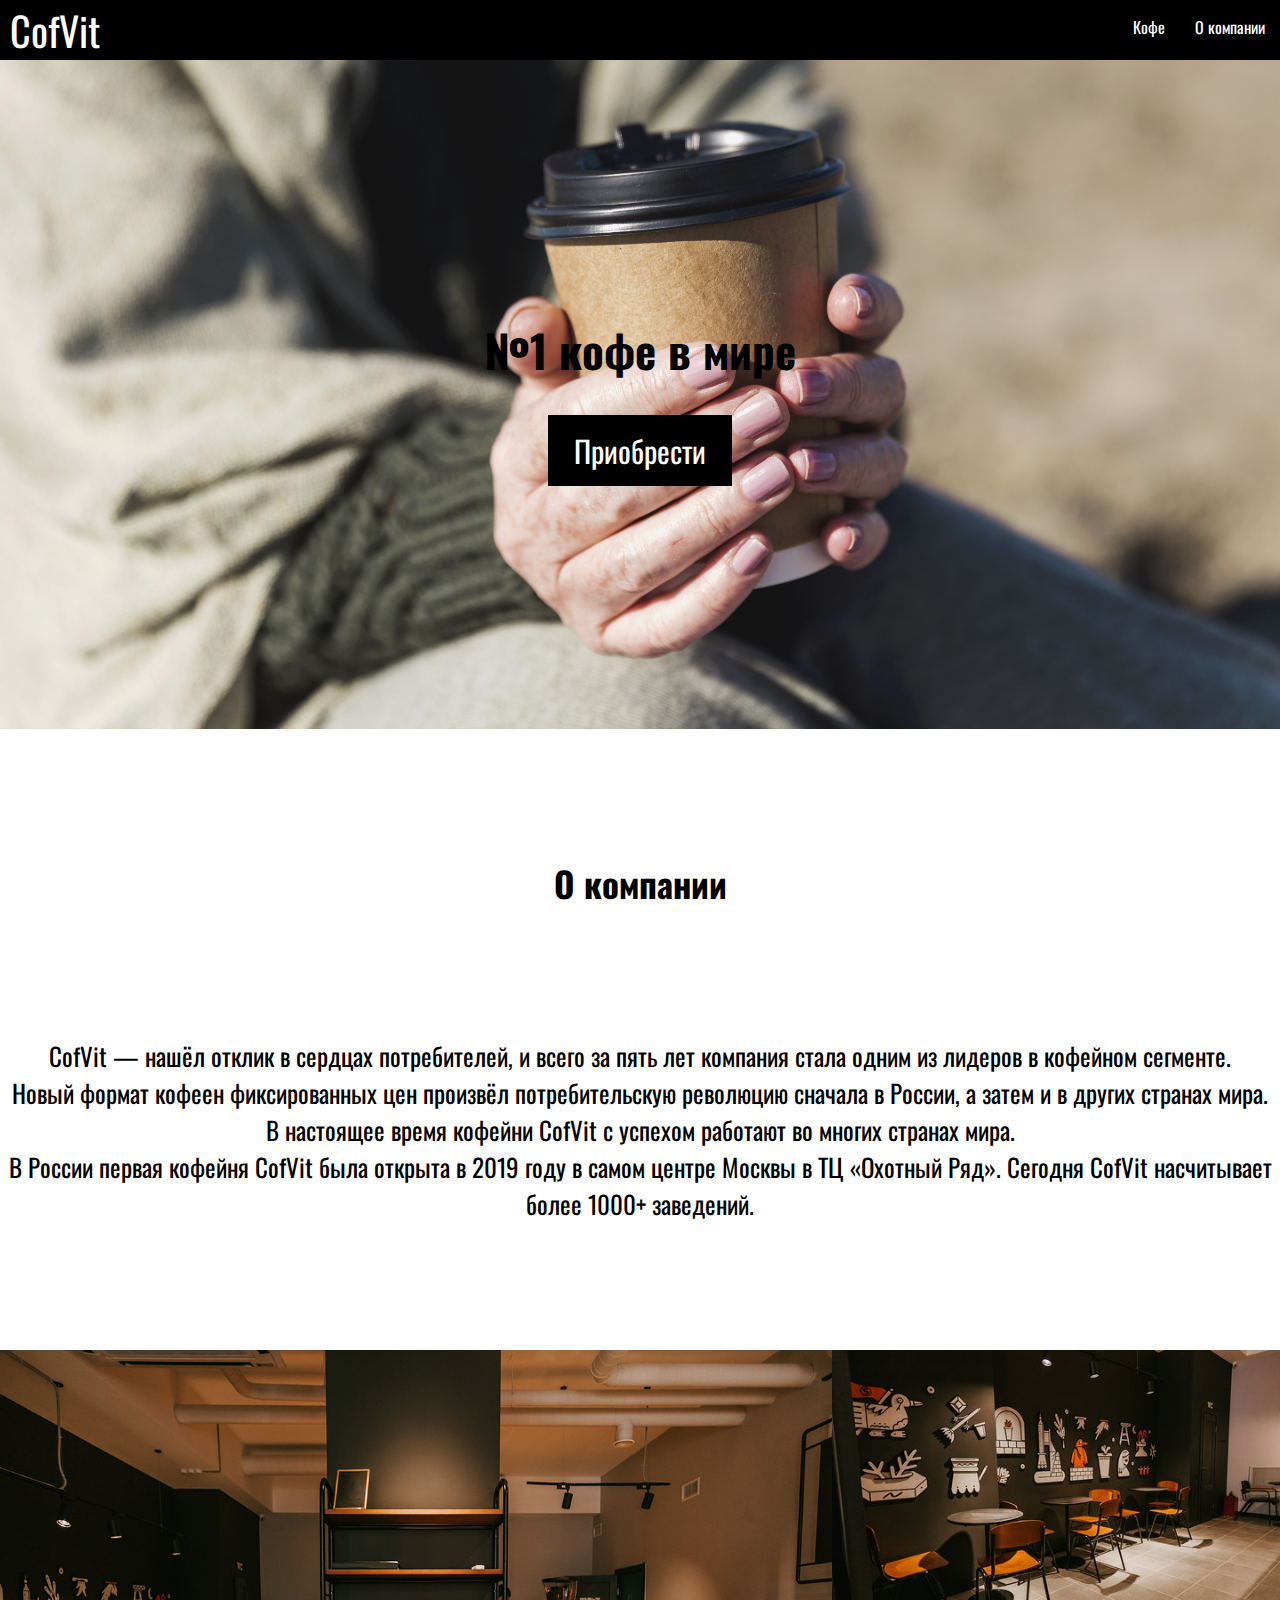
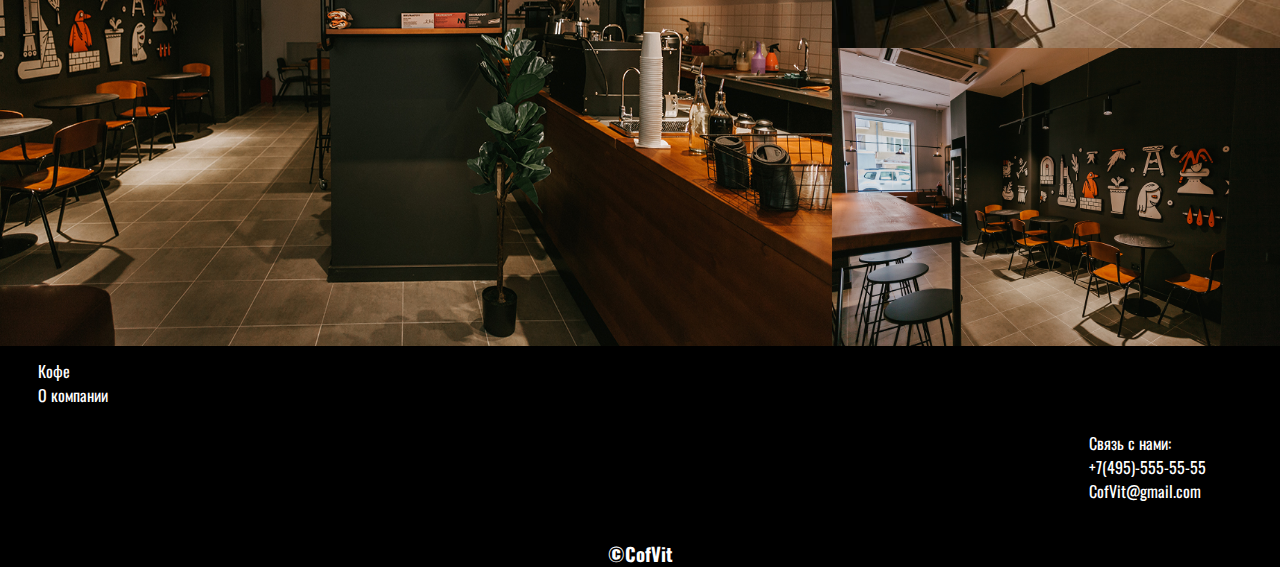
<file: index.html>
<!DOCTYPE html>
<html lang="en">
<head>
    <meta charset="UTF-8">
    <meta name="viewport" content="width=device-width, initial-scale=1.0">
    <title>CofVit</title>
    <link rel="stylesheet" href="style.css">
    <link rel="shortcut icon" href="log.PNG" type="image/x-icon">
</head>
<body>
    
 <header class="header">
        <a href="#" class="logo">CofVit</a>
        <input class="side-menu" type="checkbox" id="side-menu"/>
        <label class="hamb" for="side-menu"><span class="hamb-line"><h1 style="font-size: 20px; margin: 50% 0;">X</h1></span></label>
        <nav class="nav">
            <ul class="menu">
                <li><a href="index2.html">Кофе</a></li>
                <li><a href="#ok">О компании</a> </li>
                
            </ul>
        </nav>
    </header>
    <main>
        <div class="osn">
        <div class="inf">
            <h2 >№1 кофе в мире</h2><br>
            <a href="index2.html" class="a">Приобрести</a>
            </div>
        </div>

        <p id="ok"></p>
        <h1 style="text-align:center; margin: 10%; font-size: 35px;">О компании</h1>
        <div style="text-align: center; font-size: 25px;"><p> CofVit — нашёл отклик в сердцах потребителей, и всего за пять лет компания стала одним из лидеров в кофейном сегменте.<br> Новый формат кофеен фиксированных цен произвёл потребительскую революцию сначала в России, а затем и в других странах мира.<br> В настоящее время кофейни CofVit с успехом работают во многих странах мира. <br>
        В России первая кофейня CofVit была открыта в 2019 году в самом центре Москвы в ТЦ «Охотный Ряд». Сегодня CofVit насчитывает более 1000+ заведений.
    </p>
</div>

<div class="foto">
    <img src="coffeehouse.jpg" alt="" width="65%">
    <div class="foto1">
    <img src="coffeehouse1.jpg" alt="" style="background-size:cover ;" width="100%">
    <img src="coffeehouse2.jpg" alt="" style="background-size:cover ;" width="100%">
    </div>
</div>    
</main>

<footer>
            <ul style="padding: 1% 3%;">
                        <li><a href="index2.html" style="text-decoration: none; color: white;">Кофе</a></li>
                        <li><a href="#ok" style="text-decoration: none; color: white;">О компании</a> </li>
                        
                    <ul style="float: right; color: white; padding: 2% 3%;">
                        <li style="list-style-type: none;">Связь с нами:</li>
                        <li style="list-style-type: none;">+7(495)-555-55-55</li>
                        <li style="list-style-type: none;">CofVit@gmail.com</li>
                    </ul> 
            </ul>

<h3 style="color: white; width:100%; text-align: center; ">©CofVit</h3>
</footer>

</body>
</html>
</file>
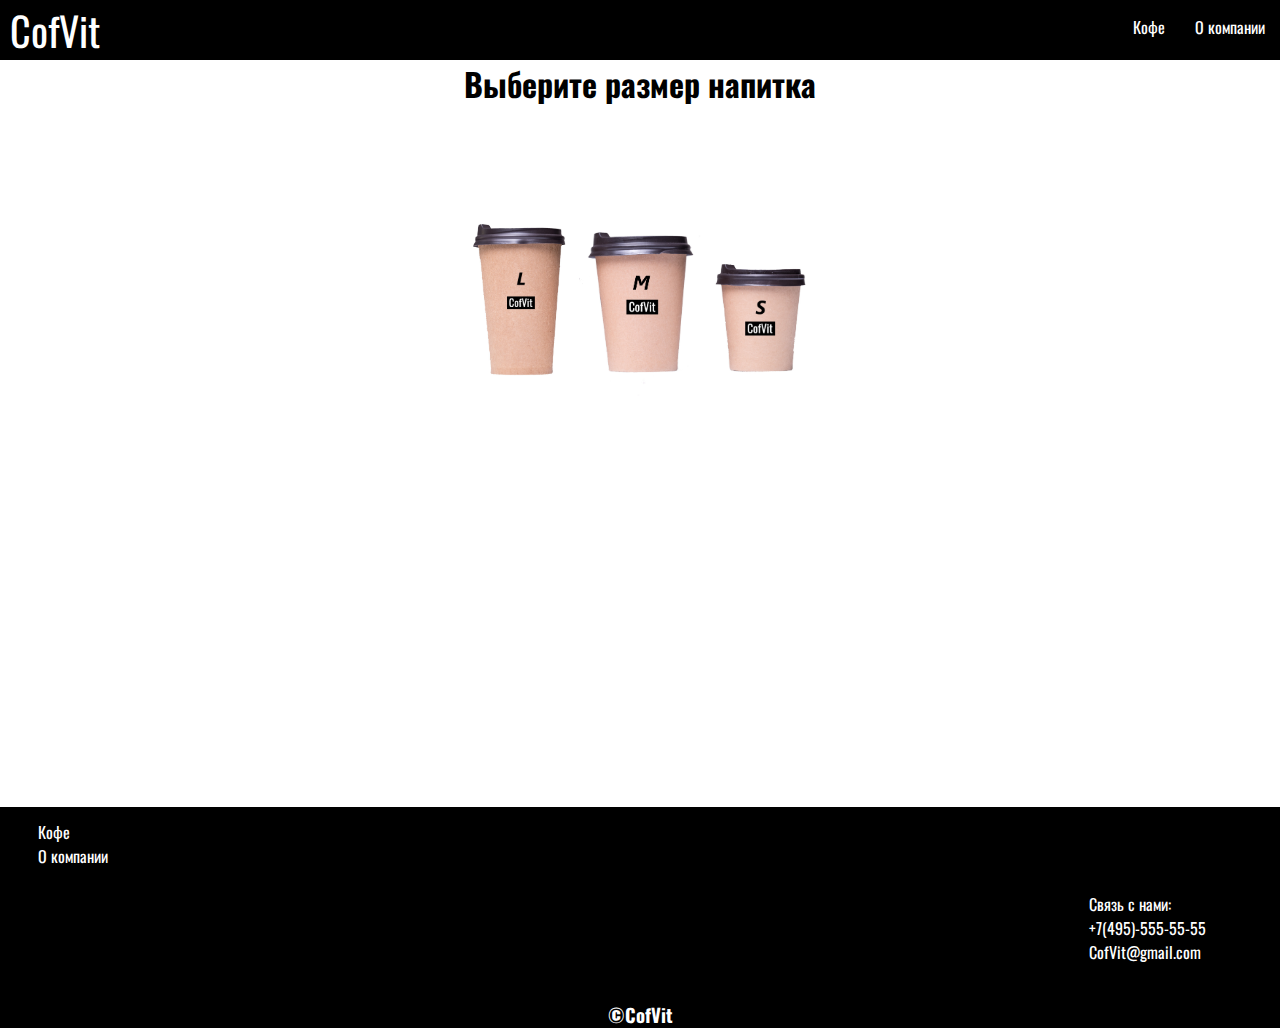
<file: index2.html>
<!DOCTYPE html>
<html lang="en">
<head>
    <meta charset="UTF-8">
    <meta name="viewport" content="width=device-width, initial-scale=1.0">
    <title>CofVit</title>
    <link rel="stylesheet" href="style.css">
    <link rel="shortcut icon" href="log.PNG" type="image/x-icon">
    <style>
  
  .asml{
    transition: all 0.2s;
    
   
}
.asml:hover{
    transition: all 0.5s;
    border: 5px solid black;
    border-width: 0 0 5px 0;
}
    </style>
</head>
<body>
    
 <header class="header">
        <a href="index.html" class="logo">CofVit</a>
        <input class="side-menu" type="checkbox" id="side-menu"/>
        <label class="hamb" for="side-menu"><span class="hamb-line"><h1 style="font-size: 20px; margin: 50% 0;">X</h1></span></label>
        <nav class="nav">
            <ul class="menu">
                <li><a href="index2.html">Кофе</a></li>
                <li><a href="#ok">О компании</a> </li>
                
            </ul>
        </nav>
    </header>
<h1 style="text-align:center">Выберите размер напитка</h1>
  <main style="width: 100%; margin: 0 ; height: 700px; padding:0; display:flex;">
   <div style="margin: 0 auto; padding: 8% 0;">
      <a href="index3.html" class="asml"><img src="L.jpg" alt="" style="height: 190px; ">  </a>
      <a href="index4.html" class="asml"><img src="M.jpg" alt="" style="height: 190px;"> </a>
      <a href="index5.html" class="asml"><img src="S.jpg" alt="" style="height: 190px;"> </a>
      </div>
     


</main>

<footer>
            <ul style="padding: 1% 3%;">
                        <li><a href="index2.html" style="text-decoration: none; color: white;">Кофе</a></li>
                        <li><a href="#ok" style="text-decoration: none; color: white;">О компании</a> </li>
                        
                    <ul style="float: right; color: white; padding: 2% 3%;">
                        <li style="list-style-type: none;">Связь с нами:</li>
                        <li style="list-style-type: none;">+7(495)-555-55-55</li>
                        <li style="list-style-type: none;">CofVit@gmail.com</li>
                    </ul> 
            </ul>

<h3 style="color: white; width:100%; text-align: center; ">©CofVit</h3>
</footer>

</body>
</html>
</file>
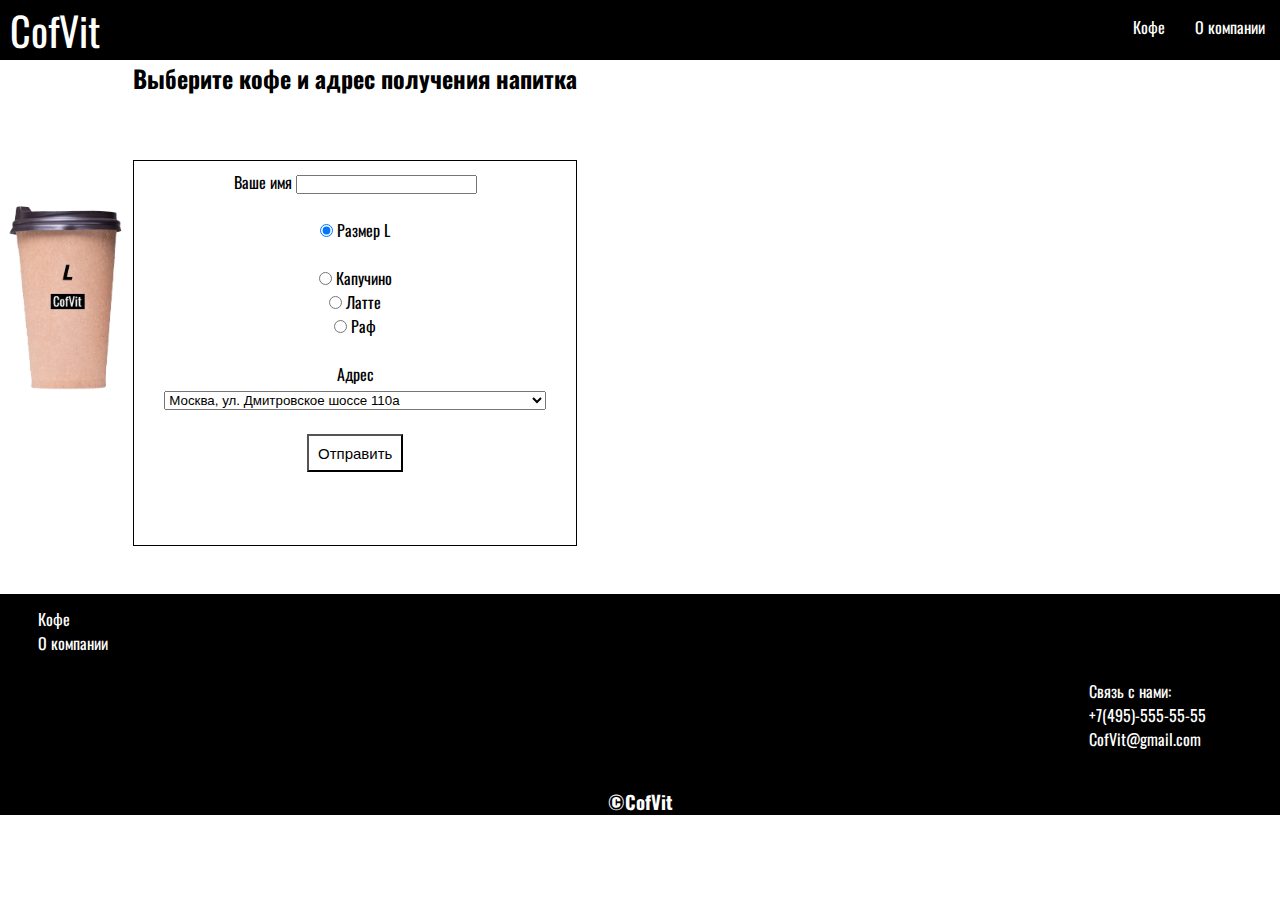
<file: index3.html>
<!DOCTYPE html>
<html lang="en">
<head>
    <meta charset="UTF-8">
    <meta name="viewport" content="width=device-width, initial-scale=1.0">
    <title>CofVit</title>
    <link rel="stylesheet" href="style.css">
    <link rel="shortcut icon" href="log.PNG" type="image/x-icon">
    <style>
       
       .submit{
    background-color: white;
    color: black;
    font-size: 15px;
    padding: 2% 2%;
    transition: all 0.7s;
  }

 .submit:hover{
    background-color: black;
    color: white;
    transition: all 0.7s;
  }
 
    </style>
</head>
<body>
    
 <header class="header">
        <a href="index.html" class="logo">CofVit</a>
        <input class="side-menu" type="checkbox" id="side-menu"/>
        <label class="hamb" for="side-menu"><span class="hamb-line"><h1 style="font-size: 20px; margin: 50% 0;">X</h1></span></label>
        <nav class="nav">
            <ul class="menu">
                <li><a href="index2.html">Кофе</a></li>
                <li><a href="#ok">О компании</a> </li>
                
            </ul>
        </nav>
    </header>

  <div style="display: flex;">
      <img src="L.jpg" alt="" style="height: 230px; margin: 10% 0;">
      <div style="display: grid;">
      <h2 style="text-align: center;">Выберите кофе и адрес получения напитка</h2>


<form action="" style=" text-align:center; border: 1px solid black; padding: 2% 2%;"> 

      <div>
      <label for="contactChoice1">Ваше имя</label>
        <input type="name"><br><br>
        <input type="radio" checked>
    <label for="contactChoice1">Размер L</label><br><br>

    <input type="radio" id="contactChoice1" name="contact" value="email" />
    <label for="contactChoice1">Капучино</label><br>

    <input type="radio" id="contactChoice2" name="contact" value="phone" />
    <label for="contactChoice2">Латте</label><br>

    <input type="radio" id="contactChoice3" name="contact" value="mail" />
    <label for="contactChoice3">Раф</label><br><br>

    <label for="contactChoice3">Адрес</label><br>
    <select атрибуты style="width: 90%;">
  <option атрибуты>Москва, ул. Дмитровское шоссе 110а</option>
  <option атрибуты>Казань,  ул. Баумана 38/17</option> 
  <option атрибуты>Санкт-Петербург, ул. Гороховая 34</option>
</select><br><br>
  </div>


  <div>
    <input type="submit" value="Отправить" class="submit">
  </div>
      </form>

      </div>
      </div>


</main>
<br><br>
<footer>
            <ul style="padding: 1% 3%;">
                        <li><a href="index2.html" style="text-decoration: none; color: white;">Кофе</a></li>
                        <li><a href="#ok" style="text-decoration: none; color: white;">О компании</a> </li>
                        
                    <ul style="float: right; color: white; padding: 2% 3%;">
                        <li style="list-style-type: none;">Связь с нами:</li>
                        <li style="list-style-type: none;">+7(495)-555-55-55</li>
                        <li style="list-style-type: none;">CofVit@gmail.com</li>
                    </ul> 
            </ul>

<h3 style="color: white; width:100%; text-align: center; ">©CofVit</h3>
</footer>

</body>
</html>
</file>
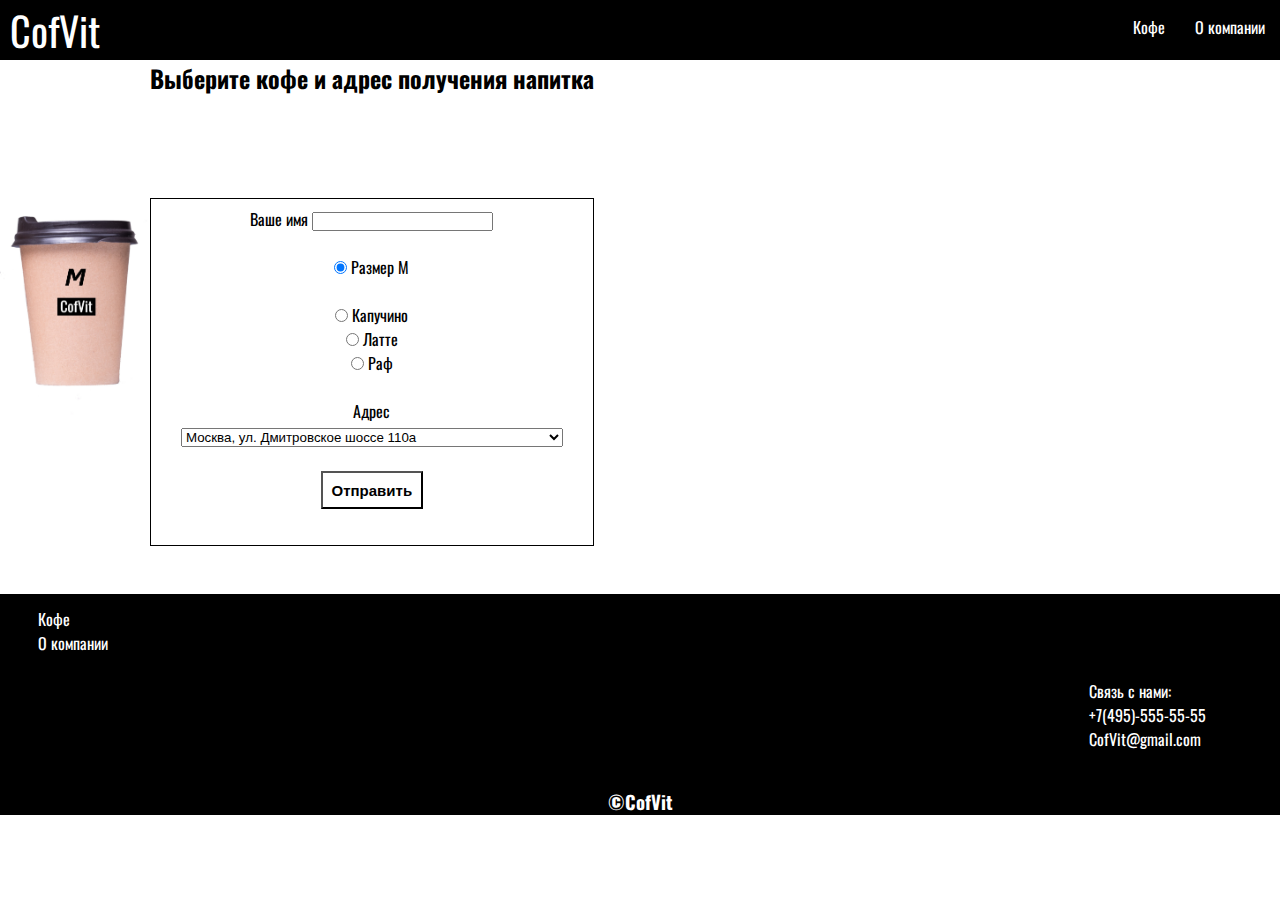
<file: index4.html>
<!DOCTYPE html>
<html lang="en">
<head>
    <meta charset="UTF-8">
    <meta name="viewport" content="width=device-width, initial-scale=1.0">
    <title>CofVit</title>
    <link rel="stylesheet" href="style.css">
    <link rel="shortcut icon" href="log.PNG" type="image/x-icon">
    <style>
       
  button{
    background-color: white;
    color: black;
    font-size: 15px;
    padding: 2% 2%;
    transition: all 0.7s;
  }

  button:hover{
    background-color: black;
    color: white;
    transition: all 0.7s;
  }
 
    </style>
</head>
<body>
    
 <header class="header">
        <a href="index.html" class="logo">CofVit</a>
        <input class="side-menu" type="checkbox" id="side-menu"/>
        <label class="hamb" for="side-menu"><span class="hamb-line"><h1 style="font-size: 20px; margin: 50% 0;">X</h1></span></label>
        <nav class="nav">
            <ul class="menu">
                <li><a href="#">Кофе</a></li>
                <li><a href="#ok">О компании</a> </li>
                
            </ul>
        </nav>
    </header>

  <div style="display: flex;">
      <img src="M.jpg" alt="" style="height: 230px; margin: 10% 0;">
      <div style="display: grid;">
      <h2 style="text-align: center;">Выберите кофе и адрес получения напитка</h2>

      <br><br>
      <form action="" style=" text-align:center; border: 1px solid black; padding: 2% 2%;"> 

      <div>
      <label for="contactChoice1">Ваше имя</label>
        <input type="name"><br><br>
        <input type="radio" checked>
    <label for="contactChoice1">Размер M</label><br><br>
    <input type="radio" id="contactChoice1" name="contact" value="email" />
    <label for="contactChoice1">Капучино</label><br>

    <input type="radio" id="contactChoice2" name="contact" value="phone" />
    <label for="contactChoice2">Латте</label><br>

    <input type="radio" id="contactChoice3" name="contact" value="mail" />
    <label for="contactChoice3">Раф</label><br><br>

    <label for="contactChoice3">Адрес</label><br>
    <select атрибуты style="width: 90%;">
  <option атрибуты>Москва, ул. Дмитровское шоссе 110а</option>
  <option атрибуты>Казань,  ул. Баумана 38/17</option> 
  <option атрибуты>Санкт-Петербург, ул. Гороховая 34</option>
</select><br><br>
  </div>


  <div>
    <button type="submit"><b>Отправить</b></button>
  </div>
      </form>

      </div>
      </div>


</main>
<br><br>
<footer>
            <ul style="padding: 1% 3%;">
                        <li><a href="index2.html" style="text-decoration: none; color: white;">Кофе</a></li>
                        <li><a href="#ok" style="text-decoration: none; color: white;">О компании</a> </li>
                        
                    <ul style="float: right; color: white; padding: 2% 3%;">
                        <li style="list-style-type: none;">Связь с нами:</li>
                        <li style="list-style-type: none;">+7(495)-555-55-55</li>
                        <li style="list-style-type: none;">CofVit@gmail.com</li>
                    </ul> 
            </ul>

<h3 style="color: white; width:100%; text-align: center; ">©CofVit</h3>
</footer>

</body>
</html>
</file>
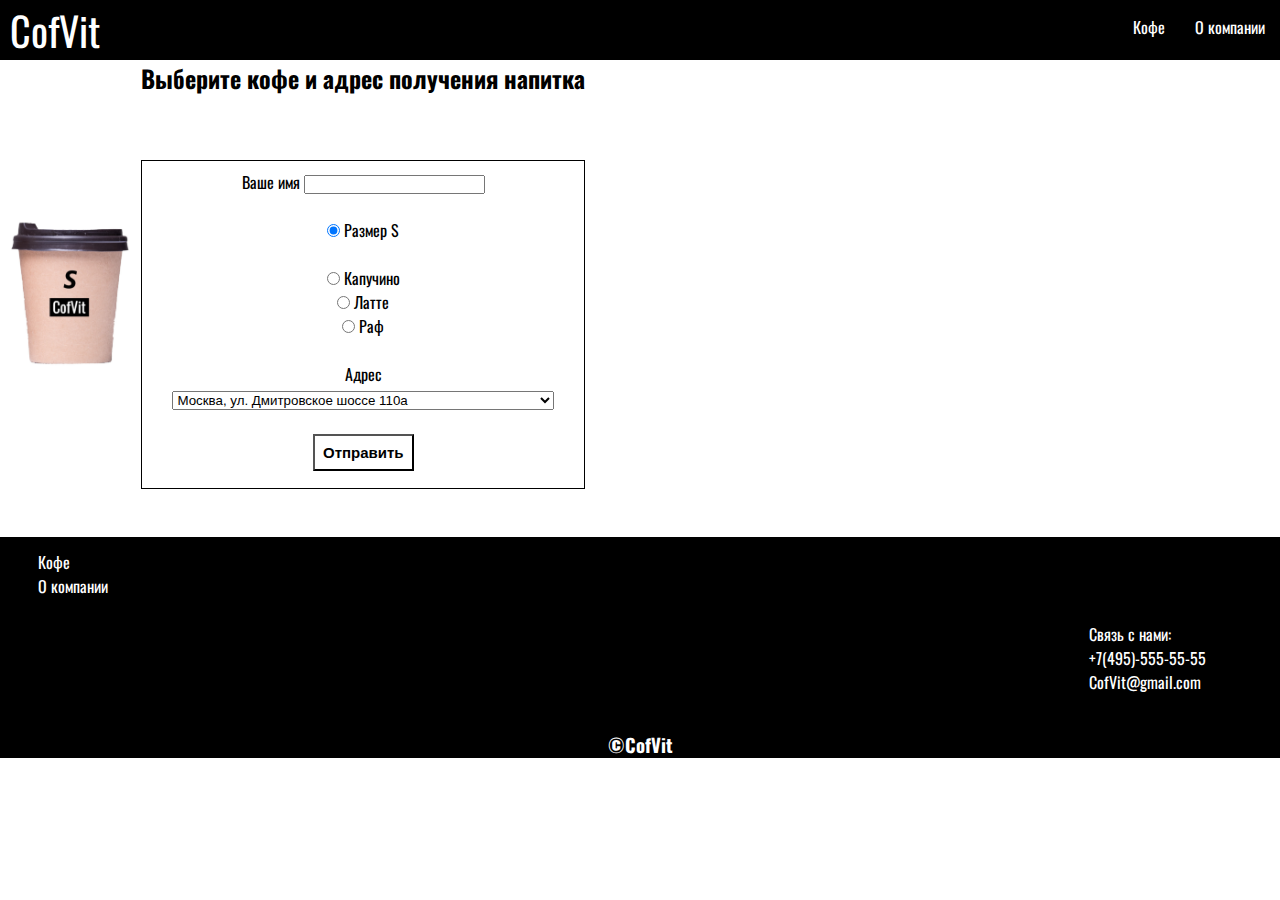
<file: index5.html>
<!DOCTYPE html>
<html lang="en">
<head>
    <meta charset="UTF-8">
    <meta name="viewport" content="width=device-width, initial-scale=1.0">
    <title>CofVit</title>
    <link rel="stylesheet" href="style.css">
    <link rel="shortcut icon" href="log.PNG" type="image/x-icon">
    <style>
       
  button{
    background-color: white;
    color: black;
    font-size: 15px;
    padding: 2% 2%;
    transition: all 0.7s;
  }

  button:hover{
    background-color: black;
    color: white;
    transition: all 0.7s;
  }
 
    </style>
</head>
<body>
    
 <header class="header">
        <a href="index.html" class="logo">CofVit</a>
        <input class="side-menu" type="checkbox" id="side-menu"/>
        <label class="hamb" for="side-menu"><span class="hamb-line"><h1 style="font-size: 20px; margin: 50% 0;">X</h1></span></label>
        <nav class="nav">
            <ul class="menu">
                <li><a href="#">Кофе</a></li>
                <li><a href="#ok">О компании</a> </li>
                
            </ul>
        </nav>
    </header>

  <div style="display: flex;">
      <img src="S.jpg" alt="" style="height: 250px; margin: 7% 0;">
      <div style="display: grid;">
      <h2 style="text-align: center;">Выберите кофе и адрес получения напитка</h2>

      <br><br>
      <form action="" style=" text-align:center; border: 1px solid black; padding: 2% 2%;"> 

      <div>
      <label for="contactChoice1">Ваше имя</label>
        <input type="name"><br><br>
        <input type="radio" checked>
    <label for="contactChoice1">Размер S</label><br><br>
    <input type="radio" id="contactChoice1" name="contact" value="email" />
    <label for="contactChoice1">Капучино</label><br>

    <input type="radio" id="contactChoice2" name="contact" value="phone" />
    <label for="contactChoice2">Латте</label><br>

    <input type="radio" id="contactChoice3" name="contact" value="mail" />
    <label for="contactChoice3">Раф</label><br><br>

    <label for="contactChoice3">Адрес</label><br>
    <select атрибуты style="width: 90%;">
  <option атрибуты>Москва, ул. Дмитровское шоссе 110а</option>
  <option атрибуты>Казань,  ул. Баумана 38/17</option> 
  <option атрибуты>Санкт-Петербург, ул. Гороховая 34</option>
</select><br><br>
  </div>


  <div>
    <button type="submit"><b>Отправить</b></button>
  </div>
      </form>

      </div>
      </div>


</main>
<br><br>
<footer>
            <ul style="padding: 1% 3%;">
                        <li><a href="index2.html" style="text-decoration: none; color: white;">Кофе</a></li>
                        <li><a href="#ok" style="text-decoration: none; color: white;">О компании</a> </li>
                       
                    <ul style="float: right; color: white; padding: 2% 3%;">
                        <li style="list-style-type: none;">Связь с нами:</li>
                        <li style="list-style-type: none;">+7(495)-555-55-55</li>
                        <li style="list-style-type: none;">CofVit@gmail.com</li>
                    </ul> 
            </ul>

<h3 style="color: white; width:100%; text-align: center; ">©CofVit</h3>
</footer>

</body>
</html>
</file>
<file: style.css>
@import url('https://fonts.googleapis.com/css2?family=Oswald:wght@200..700&display=swap');

*{
    margin: 0;
    padding: 0;
    box-sizing: border-box;
}
body{
    background-color: rgb(255, 255, 255); 
    font-family: "Oswald", sans-serif;
   
    scroll-behavior: smooth;
}
:root{
    --index1:var(1vh+1vw);
}
a{
    text-decoration: none;
}
ul{
    list-style: none;
}

.header{
    background-color: black;
    position: sticky;
    top: 0;
    width: 100%;
    color: white;
    
}

.logo{
    display: inline-block;
    color: white;
    font-size: 40px;
    margin-left: 10px;
    
}

.nav{
    width: 100%;
    height: 50%;
    position: fixed;
    background-color: black;
    overflow: hidden;

}
.menu a{
    display: block;
    padding: 15px;
    color: white;
}
.menu a:hover{
    color: white;
}
.nav{
    max-height: 0;
    transition: max-height .5s ease-out;
}

.hamb{
    cursor: pointer;
    float: right;
    
}

.hamb-line {
    
    display: block;
    height: 2px;
    position: relative;
    width: 24px;

} 

.hamb-line::before,
.hamb-line::after{
    content: '';
    display: block;
    height: 100%;
    position: absolute;
    transition: all .2s ease-out;
    width: 100%;
}
.hamb-line::before{
    top: 5px;
}
.hamb-line::after{
    top: -5px;
}

.side-menu {
    display: none;
} 
.side-menu:checked ~ nav{
    max-height: 100%;
}
.side-menu:checked ~ .hamb .hamb-line {
    background: transparent;
}
.side-menu:checked ~ .hamb .hamb-line::before {
    transform: rotate(-45deg);
    top:0;
}
.side-menu:checked ~ .hamb .hamb-line::after {
    transform: rotate(45deg);
    top:0;
}
@media (min-width: 768px) {
    .nav{
        max-height: none;
        top: 0;
        position: relative;
        float: right;
        width: fit-content;
    }
    .menu li{
        float: left;
    }
    .menu a:hover{
        background-color: transparent;
        color: white;
 
    }
 
    .hamb{
        display: none;
    }
}

.osn{
    width: 100%;
    margin: 0;
    background-image: url(coffe.jpg);
    background-size: cover;
    padding: 20% 0;
    
}

.inf{
    margin: 0;
    padding: 0;
    text-align: center;
    font-size: 30px;
    color: black;
}

.a{
    text-decoration: none;
    color: white;
    background-color: black;
    transition: all 0.7s;
    padding: 1% 2%;
}
.a:hover{
    transform: scale(1.1);
    background-color: white;
    color: black;
    transition: all 0.7s;
    padding: 1% 2%;
    border: 3px solid black;

}

.foto{
margin-top: 10%;
    text-align: center;
    width: 100%;
    display: flex;
    
}

.foto1{
    
    width: 100%;
    display: grid;
}

footer{
    height: 100%;
    display: grid;
    width: 100%;
    background-color: black;
}

.asml{
    transition: all 0.7s;
}
.asml:hover{
    transform: scale(1.1);
    transition: all 0.7s;
}
</file>
